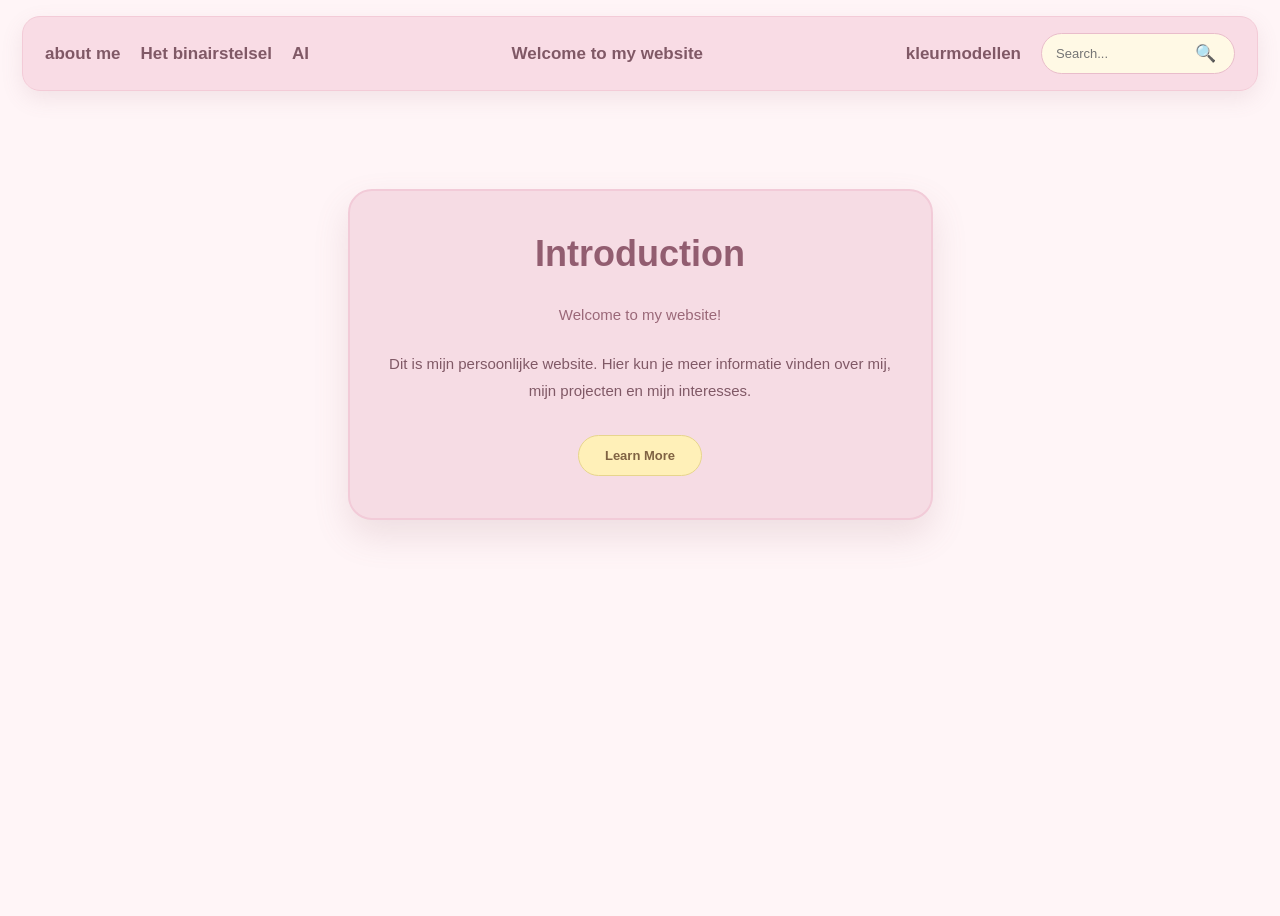
<file: index.html>
<!DOCTYPE html>
<html lang="nl">
<head>
    <meta charset="UTF-8">
    <meta name="viewport" content="width=device-width, initial-scale=1.0">

    <title>Welcome to my website</title>

    <style>
        * {
            box-sizing: border-box;
        }

        body {
            margin: 0;
            min-height: 100vh;
            font-family: Arial, sans-serif;
            background: #fff5f7;
            color: #805966;
        }

        /* Navigatiebalk */
        nav {
            display: flex;
            align-items: center;
            justify-content: space-between;
            gap: 20px;
            flex-wrap: wrap;
            margin: 16px 22px;
            padding: 16px 22px;
            background: rgba(249, 220, 228, 0.95);
            border: 1px solid #f3cbd7;
            border-radius: 18px;
            box-shadow: 0 8px 22px rgba(150, 100, 115, 0.12);
        }

        nav a {
            color: #805966;
            text-decoration: none;
            font-size: 17px;
            font-weight: bold;
            transition: color 0.2s;
        }

        nav a:hover {
            color: #c27691;
        }

        .nav-title {
            text-align: center;
            flex: 1;
        }

        /* Zoekbalk */
        .search {
            display: flex;
            align-items: center;
            border: 1px solid #e9bdcb;
            border-radius: 30px;
            padding: 8px 12px;
            background: #fff9e5;
        }

        .search input {
            width: 135px;
            border: none;
            outline: none;
            background: transparent;
            color: #805966;
            font-size: 13px;
        }

        .search button {
            border: none;
            background: transparent;
            cursor: pointer;
            font-size: 17px;
        }

        /* Introductieblok */
        .intro {
            width: min(585px, calc(100% - 36px));
            margin: 98px auto 50px;
            padding: 42px 38px;
            text-align: center;
            background: #f6dce4;
            border: 2px solid #f2cbd8;
            border-radius: 24px;
            box-shadow: 0 16px 35px rgba(150, 100, 115, 0.16);
        }

        .intro h1 {
            margin: 0 0 26px;
            color: #925d70;
            font-size: 36px;
        }

        .intro .welcome {
            margin-bottom: 22px;
            color: #9a6878;
        }

        .intro p {
            line-height: 1.8;
            font-size: 15px;
        }

        /* Knop */
        .button {
            display: inline-block;
            margin-top: 16px;
            padding: 12px 26px;
            border: 1px solid #e7d58d;
            border-radius: 30px;
            background: #fff0b8;
            color: #806343;
            text-decoration: none;
            font-size: 13px;
            font-weight: bold;
            transition: background 0.2s, transform 0.2s;
        }

        .button:hover {
            background: #f7e49b;
            transform: translateY(-2px);
        }

        /* Mobiele weergave */
        @media (max-width: 650px) {
            nav {
                justify-content: center;
                margin: 12px;
                padding: 18px;
            }

            nav a,
            .nav-title {
                flex: auto;
                text-align: center;
            }

            .search {
                width: 100%;
                justify-content: space-between;
            }

            .search input {
                width: 100%;
            }

            .intro {
                margin-top: 55px;
                padding: 32px 22px;
            }

            .intro h1 {
                font-size: 30px;
            }
        }
    </style>
</head>

<body>

    <nav>
        <a href="pagina2.html">about me</a>

        <a href="pagina3.html">Het binairstelsel</a>

        <a href="Ai.html"> AI</a>

        <a href="index.html" class="nav-title">
            Welcome to my website
        </a>
        <a href="kleurmodel.html">kleurmodellen</a>

        <form class="search" action="index.html" method="get">
            <input
                type="search"
                name="q"
                placeholder="Search..."
                aria-label="Zoeken"
            >
            <button type="submit" aria-label="Zoeken">🔍</button>
        </form>
    </nav>

    <main>
        <section class="intro">
            <h1>Introduction</h1>

            <p class="welcome">
                Welcome to my website!
            </p>

            <p>
                Dit is mijn persoonlijke website. Hier kun je meer
                informatie vinden over mij, mijn projecten en mijn interesses.
            </p>

            <a href="pagina3.html" class="button">
                Learn More
            </a>
        </section>
    </main>

</body>
</html>
</file>
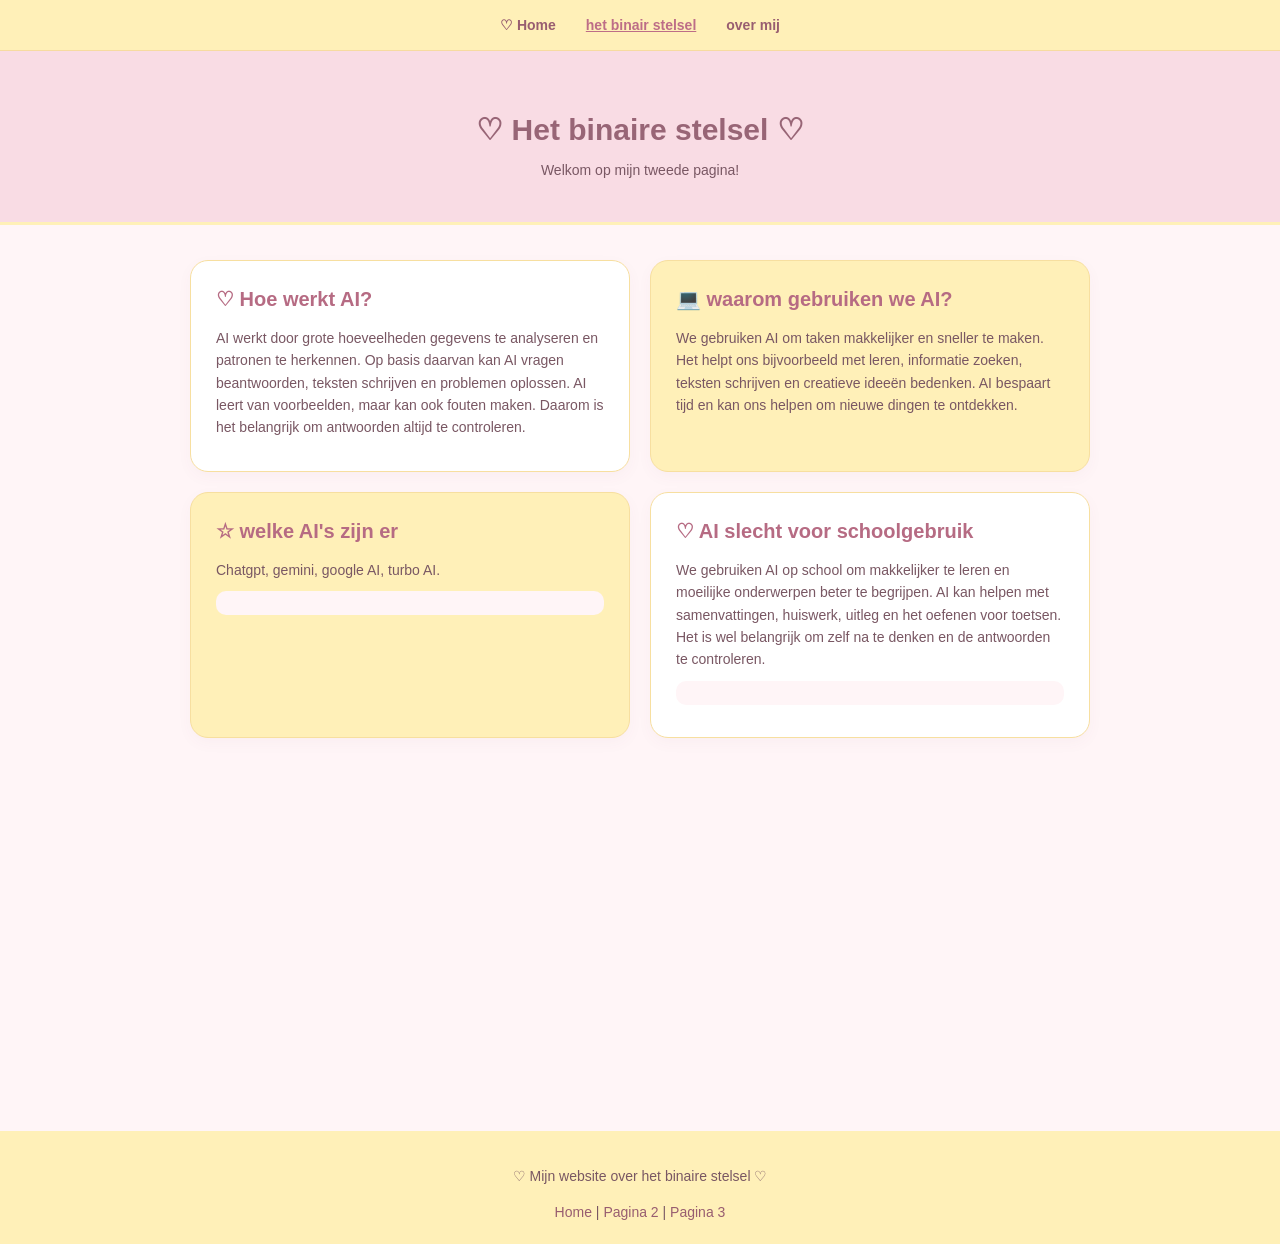
<file: Ai.html>
<!DOCTYPE html>
<html lang="nl">
<head>
    <meta charset="UTF-8">
    <meta name="viewport" content="width=device-width, initial-scale=1.0">
    <title>Pagina 2 - AI</title>
    <link rel="stylesheet" href="style.css">
</head>

<body>

    <!-- Navigatiebalk -->
    <nav class="navbar">
        <a href="index.html">♡ Home</a>
        <a href="pagina2.html" class="active">het binair stelsel</a>
        <a href="pagina3.html">over mij</a>
    </nav>

    <!-- Titel -->
    <header class="hero">
        <h1>♡ Het binaire stelsel ♡</h1>
        <p>Welkom op mijn tweede pagina!</p>
    </header>

    <!-- Informatie -->
    <main class="container">

        <section class="card white">
            <h2>♡ Hoe werkt AI?</h2>
            <p>
                AI werkt door grote hoeveelheden gegevens te analyseren en patronen te herkennen. Op basis daarvan kan AI vragen beantwoorden, teksten schrijven en problemen oplossen. AI leert van voorbeelden, maar kan ook fouten maken. Daarom is het belangrijk om antwoorden altijd te controleren.



            </p>
        </section>

        <section class="card yellow">
            <h2>💻 waarom gebruiken we AI?</h2>
            <p>
                We gebruiken AI om taken makkelijker en sneller te maken. Het helpt ons bijvoorbeeld met leren, informatie zoeken, teksten schrijven en creatieve ideeën bedenken. AI bespaart tijd en kan ons helpen om nieuwe dingen te ontdekken.
            </p>
        </section>

        <section class="card yellow">
            <h2>☆ welke AI's zijn er</h2>
            <p>
                Chatgpt, gemini, google AI, turbo AI.
            </p>
            <p class="example">
                
            </p>
        </section>

        <section class="card white">
            <h2>♡ AI slecht voor schoolgebruik</h2>
            <p>
                We gebruiken AI op school om makkelijker te leren en moeilijke onderwerpen beter te begrijpen. AI kan helpen met samenvattingen, huiswerk, uitleg en het oefenen voor toetsen. Het is wel belangrijk om zelf na te denken en de antwoorden te controleren.



            </p>
            <p class="example">
                
            </p>
        </section>
        
       <iframe src="https://player.ntr.nl/index.php?id=WO_NTR_20080545" width="600" height="338" frameborder="0" allow="encrypted-media; geolocation" allowfullscreen=""></iframe>
    </main>

    <!-- Voettekst -->
    <footer>
        <p>♡ Mijn website over het binaire stelsel ♡</p>
        <a href="index.html">Home</a> |
        <a href="pagina2.html">Pagina 2</a> |
        <a href="pagina3.html">Pagina 3</a>
    </footer>

</body>
</html>
</file>
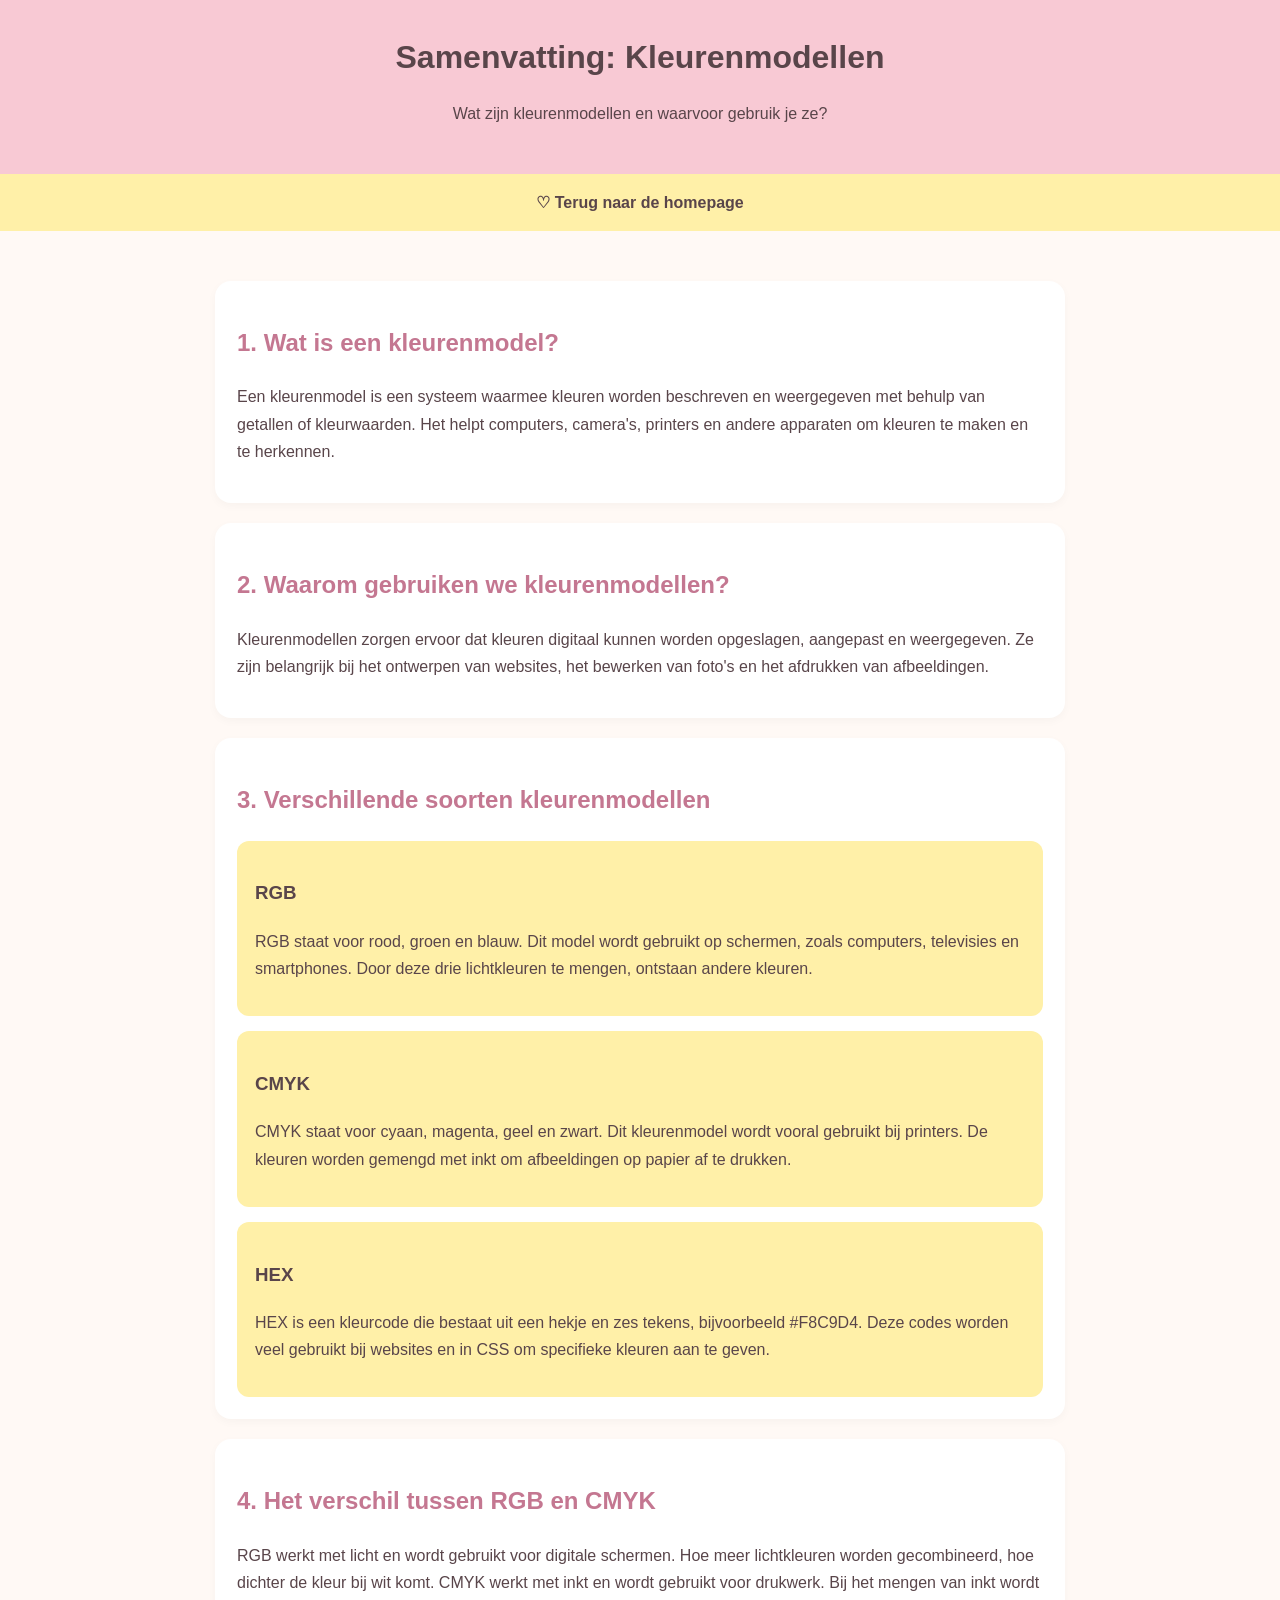
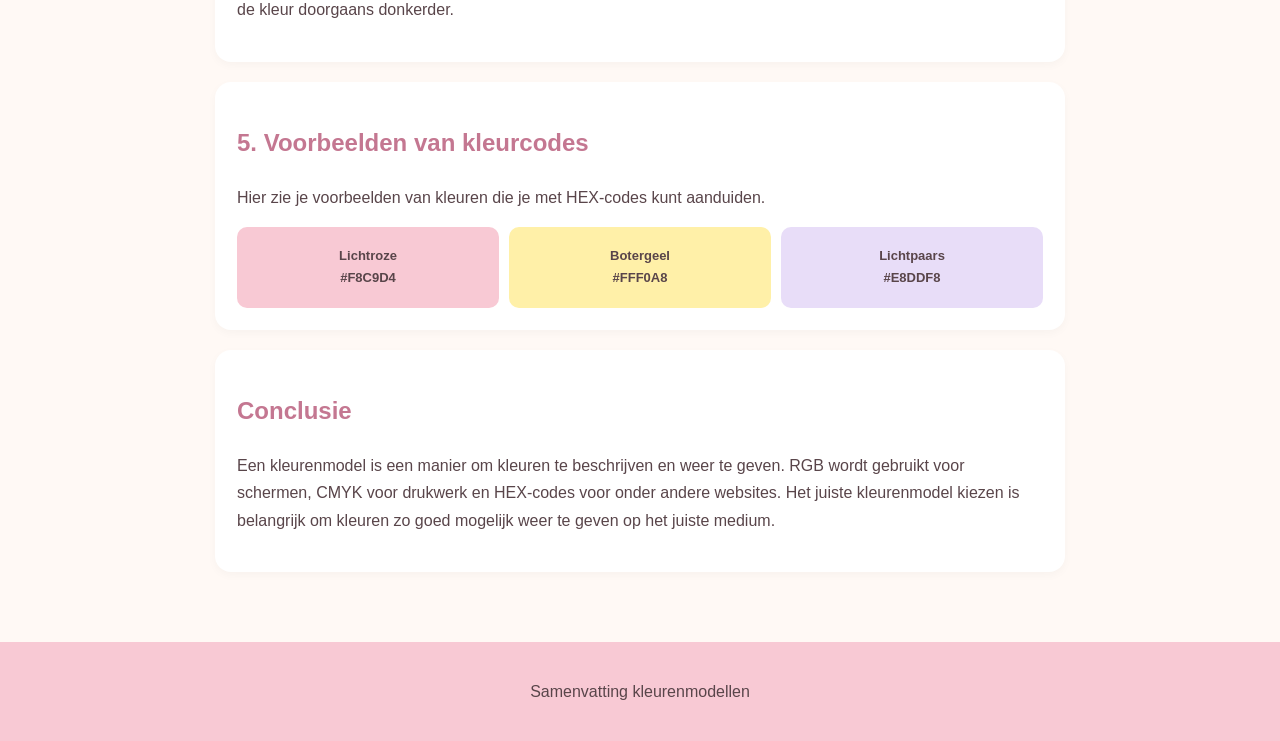
<file: kleurmodel.html>
<!DOCTYPE html>
<html lang="nl">
<head>
  <meta charset="UTF-8">
  <meta name="viewport" content="width=device-width, initial-scale=1.0">
  <title>Samenvatting kleurenmodel</title>

  <style>
    body {
      margin: 0;
      font-family: Arial, sans-serif;
      background-color: #FFF9F5;
      color: #59454A;
      line-height: 1.7;
    }

    header {
      background-color: #F8C9D4;
      text-align: center;
      padding: 30px 15px;
    }

    header h1 {
      margin: 0;
      color: #59454A;
    }

    nav {
      background-color: #FFF0A8;
      text-align: center;
      padding: 15px;
    }

    nav a {
      color: #59454A;
      text-decoration: none;
      font-weight: bold;
    }

    main {
      max-width: 850px;
      margin: 30px auto;
      padding: 20px;
    }

    section {
      background-color: white;
      padding: 22px;
      margin-bottom: 20px;
      border-radius: 16px;
      box-shadow: 0 3px 10px #00000008;
    }

    h2 {
      color: #C47791;
    }

    .highlight {
      background-color: #FFF0A8;
      padding: 18px;
      border-radius: 12px;
    }

    .colors {
      display: flex;
      gap: 10px;
      margin-top: 15px;
    }

    .color {
      flex: 1;
      padding: 18px 5px;
      text-align: center;
      border-radius: 10px;
      font-size: 13px;
      font-weight: bold;
    }

    .rgb { background: #F8C9D4; }
    .cmyk { background: #FFF0A8; }
    .hex { background: #E8DDF8; }

    footer {
      text-align: center;
      background-color: #F8C9D4;
      padding: 20px;
      margin-top: 30px;
    }

    @media (max-width: 500px) {
      .colors {
        flex-direction: column;
      }
    }
  </style>
</head>

<body>

  <header>
    <h1>Samenvatting: Kleurenmodellen</h1>
    <p>Wat zijn kleurenmodellen en waarvoor gebruik je ze?</p>
  </header>

  <nav>
    <a href="index.html">♡ Terug naar de homepage</a>
  </nav>

  <main>

    <section>
      <h2>1. Wat is een kleurenmodel?</h2>
      <p>
        Een kleurenmodel is een systeem waarmee kleuren worden beschreven
        en weergegeven met behulp van getallen of kleurwaarden.
        Het helpt computers, camera's, printers en andere apparaten om
        kleuren te maken en te herkennen.
      </p>
    </section>

    <section>
      <h2>2. Waarom gebruiken we kleurenmodellen?</h2>
      <p>
        Kleurenmodellen zorgen ervoor dat kleuren digitaal kunnen worden
        opgeslagen, aangepast en weergegeven. Ze zijn belangrijk bij
        het ontwerpen van websites, het bewerken van foto's en het
        afdrukken van afbeeldingen.
      </p>
    </section>

    <section>
      <h2>3. Verschillende soorten kleurenmodellen</h2>

      <div class="highlight">
        <h3>RGB</h3>
        <p>
          RGB staat voor rood, groen en blauw. Dit model wordt gebruikt
          op schermen, zoals computers, televisies en smartphones.
          Door deze drie lichtkleuren te mengen, ontstaan andere kleuren.
        </p>
      </div>

      <div class="highlight" style="margin-top: 15px;">
        <h3>CMYK</h3>
        <p>
          CMYK staat voor cyaan, magenta, geel en zwart.
          Dit kleurenmodel wordt vooral gebruikt bij printers.
          De kleuren worden gemengd met inkt om afbeeldingen op papier
          af te drukken.
        </p>
      </div>

      <div class="highlight" style="margin-top: 15px;">
        <h3>HEX</h3>
        <p>
          HEX is een kleurcode die bestaat uit een hekje en zes tekens,
          bijvoorbeeld #F8C9D4. Deze codes worden veel gebruikt bij
          websites en in CSS om specifieke kleuren aan te geven.
        </p>
      </div>
    </section>

    <section>
      <h2>4. Het verschil tussen RGB en CMYK</h2>
      <p>
        RGB werkt met licht en wordt gebruikt voor digitale schermen.
        Hoe meer lichtkleuren worden gecombineerd, hoe dichter de kleur
        bij wit komt. CMYK werkt met inkt en wordt gebruikt voor drukwerk.
        Bij het mengen van inkt wordt de kleur doorgaans donkerder.
      </p>
    </section>

    <section>
      <h2>5. Voorbeelden van kleurcodes</h2>
      <p>Hier zie je voorbeelden van kleuren die je met HEX-codes kunt aanduiden.</p>

      <div class="colors">
        <div class="color rgb">
          Lichtroze<br>#F8C9D4
        </div>

        <div class="color cmyk">
          Botergeel<br>#FFF0A8
        </div>

        <div class="color hex">
          Lichtpaars<br>#E8DDF8
        </div>
      </div>
    </section>

    <section>
      <h2>Conclusie</h2>
      <p>
        Een kleurenmodel is een manier om kleuren te beschrijven en
        weer te geven. RGB wordt gebruikt voor schermen, CMYK voor
        drukwerk en HEX-codes voor onder andere websites.
        Het juiste kleurenmodel kiezen is belangrijk om kleuren
        zo goed mogelijk weer te geven op het juiste medium.
      </p>
    </section>

  </main>

  <footer>
    <p>Samenvatting kleurenmodellen</p>
  </footer>

</body>
</html>
</file>
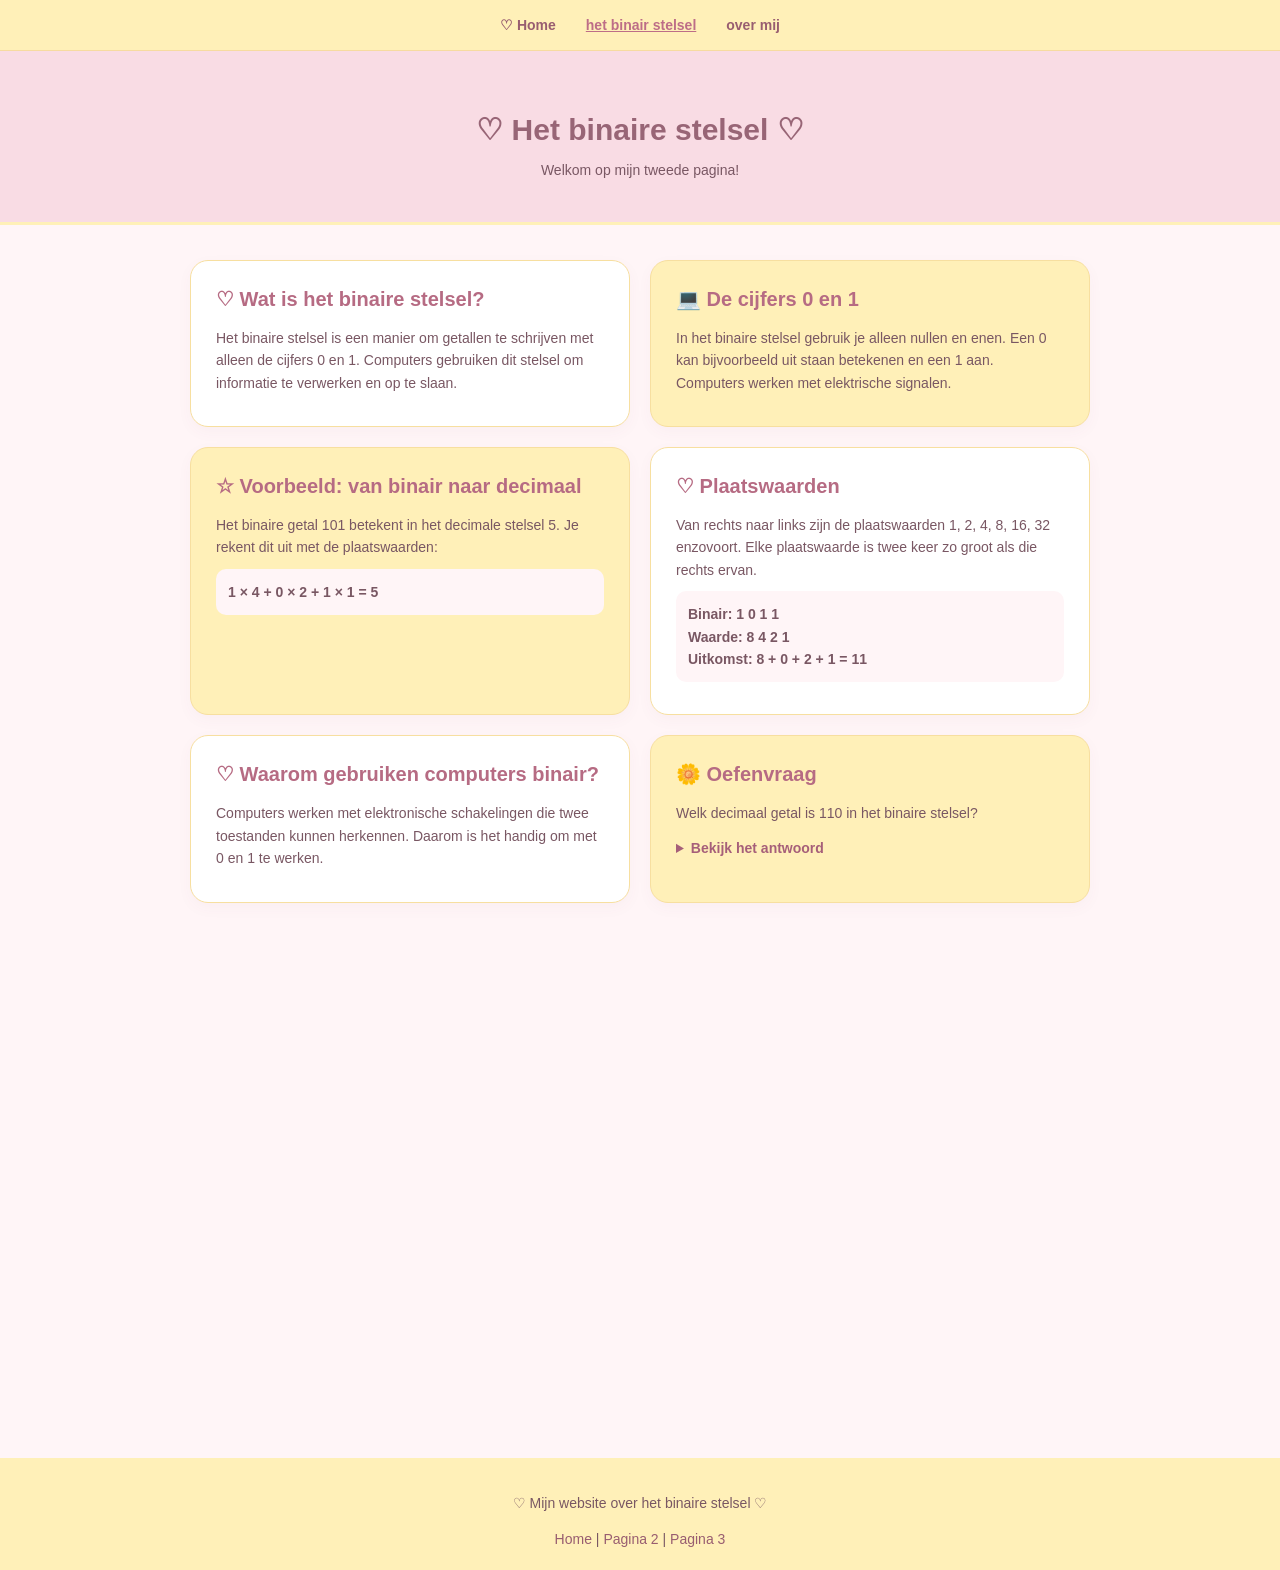
<file: pagina2.html>
<!DOCTYPE html>
<html lang="nl">
<head>
    <meta charset="UTF-8">
    <meta name="viewport" content="width=device-width, initial-scale=1.0">
    <title>Pagina 2 - Het binaire stelsel</title>
    <link rel="stylesheet" href="style.css">
</head>

<body>

    <!-- Navigatiebalk -->
    <nav class="navbar">
        <a href="index.html">♡ Home</a>
        <a href="pagina2.html" class="active">het binair stelsel</a>
        <a href="pagina3.html">over mij</a>
    </nav>

    <!-- Titel -->
    <header class="hero">
        <h1>♡ Het binaire stelsel ♡</h1>
        <p>Welkom op mijn tweede pagina!</p>
    </header>

    <!-- Informatie -->
    <main class="container">

        <section class="card white">
            <h2>♡ Wat is het binaire stelsel?</h2>
            <p>
                Het binaire stelsel is een manier om getallen te schrijven
                met alleen de cijfers 0 en 1. Computers gebruiken dit stelsel
                om informatie te verwerken en op te slaan.
            </p>
        </section>

        <section class="card yellow">
            <h2>💻 De cijfers 0 en 1</h2>
            <p>
                In het binaire stelsel gebruik je alleen nullen en enen.
                Een 0 kan bijvoorbeeld uit staan betekenen en een 1 aan.
                Computers werken met elektrische signalen.
            </p>
        </section>

        <section class="card yellow">
            <h2>☆ Voorbeeld: van binair naar decimaal</h2>
            <p>
                Het binaire getal 101 betekent in het decimale stelsel 5.
                Je rekent dit uit met de plaatswaarden:
            </p>
            <p class="example">
                1 × 4 + 0 × 2 + 1 × 1 = 5
            </p>
        </section>

        <section class="card white">
            <h2>♡ Plaatswaarden</h2>
            <p>
                Van rechts naar links zijn de plaatswaarden 1, 2, 4, 8, 16,
                32 enzovoort. Elke plaatswaarde is twee keer zo groot als
                die rechts ervan.
            </p>
            <p class="example">
                Binair:  1  0  1  1<br>
                Waarde:  8  4  2  1<br>
                Uitkomst: 8 + 0 + 2 + 1 = 11
            </p>
        </section>

        <section class="card white">
            <h2>♡ Waarom gebruiken computers binair?</h2>
            <p>
                Computers werken met elektronische schakelingen die
                twee toestanden kunnen herkennen. Daarom is het handig
                om met 0 en 1 te werken.
            </p>
        </section>

        <section class="card yellow">
            <h2>🌼 Oefenvraag</h2>
            <p>Welk decimaal getal is 110 in het binaire stelsel?</p>
            <details>
                <summary>Bekijk het antwoord</summary>
                <p>110 = 1 × 4 + 1 × 2 + 0 × 1 = 6.</p>
            </details>
        </section>
        <iframe src="https://games.penjee.com/binary-bonanza/game.php" width="700" height="500" frameborder="no" scrolling="no" ></iframe>

    </main>

    <!-- Voettekst -->
    <footer>
        <p>♡ Mijn website over het binaire stelsel ♡</p>
        <a href="index.html">Home</a> |
        <a href="pagina2.html">Pagina 2</a> |
        <a href="pagina3.html">Pagina 3</a>
    </footer>

</body>
</html>
</file>
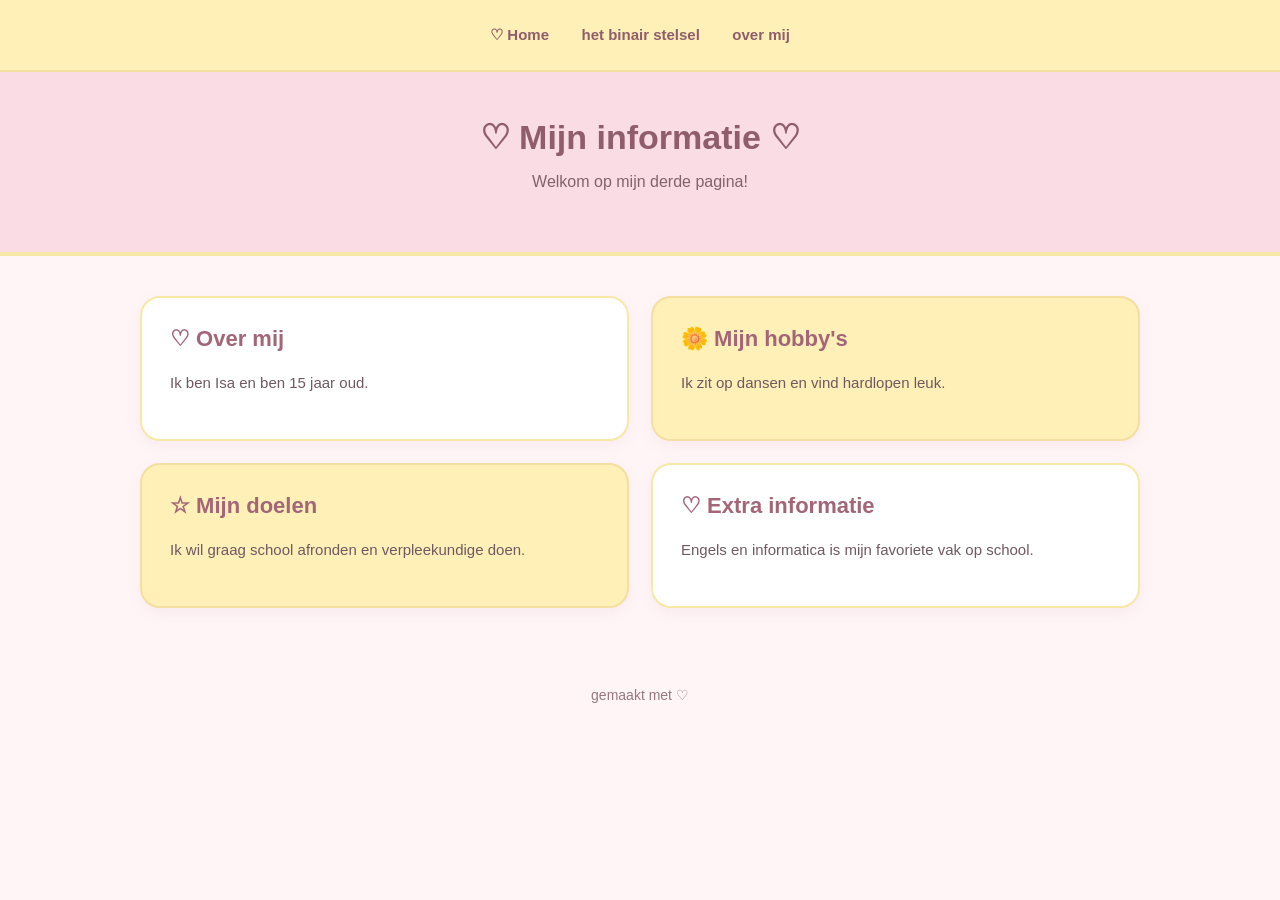
<file: pagina3.html>
<!DOCTYPE html>
<html lang="nl">
<head>
    <meta charset="UTF-8">
    <meta name="viewport" content="width=device-width, initial-scale=1.0">

    <title>Mijn derde pagina</title>

    <style>
        body {
            margin: 0;
            font-family: Arial, sans-serif;
            background-color: #fff5f7;
            color: #5c454b;
        }

        /* Navigatiemenu */
        nav {
            background-color: #fff0b8;
            padding: 18px 10px;
            text-align: center;
            border-bottom: 2px solid #f3dfa0;
        }

        nav a {
            display: inline-block;
            color: #8f5d6b;
            text-decoration: none;
            font-weight: bold;
            margin: 8px 14px;
            font-size: 15px;
        }

        nav a:hover {
            color: #c27691;
            text-decoration: underline;
        }

        /* Bovenkant */
        header {
            background-color: #f9dce4;
            text-align: center;
            padding: 45px 20px;
            border-bottom: 4px solid #f7e8a6;
        }

        header h1 {
            margin: 0 0 12px;
            font-size: 34px;
            color: #8f5d6b;
        }

        header p {
            font-size: 16px;
            color: #80636b;
        }

        /* Informatieblokjes */
        .container {
            max-width: 1000px;
            margin: 40px auto;
            padding: 0 20px;
        }

        .blokken {
            display: grid;
            grid-template-columns: repeat(2, 1fr);
            gap: 22px;
        }

        .blok {
            background-color: #ffffff;
            padding: 28px;
            border-radius: 20px;
            border: 2px solid #f7e8a6;
            box-shadow: 0 5px 15px rgba(160, 110, 120, 0.08);
            transition: transform 0.2s, box-shadow 0.2s;
        }

        .blok:nth-child(2),
        .blok:nth-child(3) {
            background-color: #fff0b8;
            border-color: #f4dfa0;
        }

        .blok:hover {
            transform: translateY(-4px);
            box-shadow: 0 8px 20px rgba(160, 110, 120, 0.12);
        }

        .blok h2 {
            color: #a36578;
            margin-top: 0;
            font-size: 22px;
        }

        .blok p {
            color: #705961;
            line-height: 1.7;
            font-size: 15px;
        }

        /* Onderaan de pagina */
        footer {
            text-align: center;
            padding: 25px 15px;
            color: #987780;
            font-size: 14px;
        }

        /* Mobiele weergave */
        @media (max-width: 600px) {
            .blokken {
                grid-template-columns: 1fr;
            }

            header h1 {
                font-size: 28px;
            }

            nav a {
                margin: 8px;
            }
        }
    </style>
</head>

<body>

    <!-- Navigatie naar je andere pagina's -->
    <nav>
        <a href="index.html">♡ Home</a>
        <a href="pagina2.html">het binair stelsel</a>
        <a href="pagina3.html">over mij</a>
    </nav>

    <header>
        <h1>♡ Mijn informatie ♡</h1>
        <p>Welkom op mijn derde pagina!</p>
    </header>

    <main class="container">

        <div class="blokken">

            <div class="blok">
                <h2>♡ Over mij</h2>
                <p>Ik ben Isa en ben 15 jaar oud.</p>
            </div>

            <div class="blok">
                <h2>🌼 Mijn hobby's</h2>
                <p>Ik zit op dansen en vind hardlopen leuk.</p>
            </div>

            <div class="blok">
                <h2>☆ Mijn doelen</h2>
                <p>Ik wil graag school afronden en verpleekundige doen.</p>
            </div>

            <div class="blok">
                <h2>♡ Extra informatie</h2>
                <p>Engels en informatica is mijn favoriete vak op school.</p>
            </div>

        </div>

    </main>

    <footer>
        <p>gemaakt met ♡</p>
    </footer>

</body>
</html>
</file>
<file: style.css>
/* Algemene instellingen */
* {
    box-sizing: border-box;
}

body {
    margin: 0;
    font-family: Arial, Helvetica, sans-serif;
    background-color: #fff5f7;
    color: #795763;
    line-height: 1.6;
}

/* Navigatie */
.navbar {
    background-color: #fff0b8;
    padding: 14px 20px;
    display: flex;
    justify-content: center;
    align-items: center;
    gap: 30px;
    border-bottom: 1px solid #f7dba0;
}

.navbar a {
    color: #985d70;
    text-decoration: none;
    font-size: 14px;
    font-weight: bold;
}

.navbar a:hover,
.navbar a.active {
    color: #bd6d87;
    text-decoration: underline;
}

/* Roze titelgedeelte */
.hero {
    background-color: #f9dce4;
    text-align: center;
    padding: 35px 20px 40px;
    border-bottom: 3px solid #fff0b8;
}

.hero h1 {
    color: #986576;
    font-size: 30px;
    margin-bottom: 5px;
}

.hero p {
    margin: 0;
    font-size: 14px;
}

/* Kaarten */
.container {
    max-width: 920px;
    margin: 35px auto;
    padding: 0 10px;
    display: grid;
    grid-template-columns: repeat(2, minmax(0, 1fr));
    gap: 20px;
}

.card {
    padding: 22px 25px;
    border: 1px solid #f7dfa0;
    border-radius: 18px;
    min-height: 150px;
    box-shadow: 0 5px 15px rgba(130, 80, 95, 0.04);
}

.white {
    background-color: #ffffff;
}

.yellow {
    background-color: #fff0b8;
}

.card h2 {
    color: #b66b83;
    font-size: 20px;
    margin: 0 0 12px;
}

.card p {
    font-size: 14px;
    margin: 0 0 10px;
}

.example {
    background-color: #fff5f7;
    border-radius: 10px;
    padding: 12px;
    font-weight: bold;
    overflow-wrap: anywhere;
}

details {
    margin-top: 12px;
    font-size: 14px;
}

summary {
    color: #a65f79;
    cursor: pointer;
    font-weight: bold;
}

/* Voettekst */
footer {
    background-color: #fff0b8;
    text-align: center;
    padding: 20px;
    margin-top: 35px;
    font-size: 14px;
}

footer a {
    color: #985d70;
    text-decoration: none;
}

footer a:hover {
    text-decoration: underline;
}

/* Mobiele telefoons */
@media (max-width: 650px) {
    .navbar {
        gap: 16px;
        flex-wrap: wrap;
    }

    .hero h1 {
        font-size: 25px;
    }

    .container {
        grid-template-columns: 1fr;
        margin: 25px auto;
        padding: 0 16px;
    }

    .card {
        padding: 20px;
    }
}
</file>
